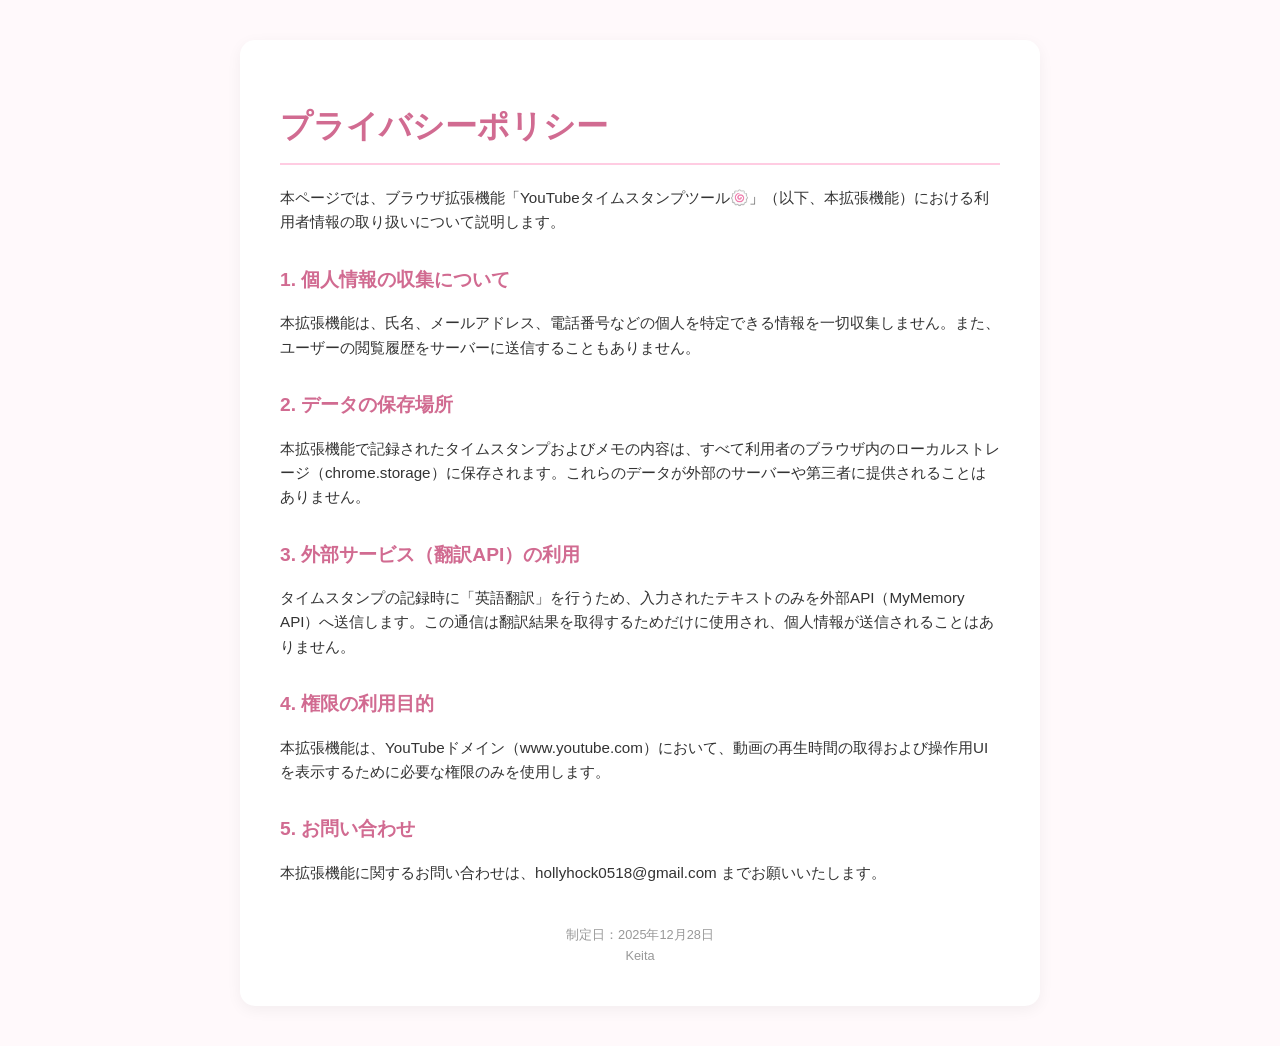
<file: docs/index.html>
<!DOCTYPE html>
<html lang="ja">
<head>
    <meta charset="UTF-8">
    <meta name="viewport" content="width=device-width, initial-scale=1.0">
    <title>プライバシーポリシー | YouTubeタイムスタンプツール🍥</title>
    <style>
        body {
            font-family: 'Helvetica Neue', Arial, sans-serif;
            line-height: 1.6;
            color: #333;
            max-width: 800px;
            margin: 0 auto;
            padding: 40px 20px;
            background-color: #fff9fb;
        }
        .container {
            background: white;
            padding: 40px;
            border-radius: 15px;
            box-shadow: 0 4px 15px rgba(0,0,0,0.05);
        }
        h1 {
            color: #d16b91;
            border-bottom: 2px solid #ffcce2;
            padding-bottom: 10px;
        }
        h2 {
            color: #d16b91;
            margin-top: 30px;
            font-size: 1.2rem;
        }
        p, li {
            font-size: 0.95rem;
        }
        .footer {
            margin-top: 40px;
            font-size: 0.8rem;
            color: #999;
            text-align: center;
        }
    </style>
</head>
<body>
    <div class="container">
        <h1>プライバシーポリシー</h1>
        <p>本ページでは、ブラウザ拡張機能「YouTubeタイムスタンプツール🍥」（以下、本拡張機能）における利用者情報の取り扱いについて説明します。</p>

        <h2>1. 個人情報の収集について</h2>
        <p>本拡張機能は、氏名、メールアドレス、電話番号などの個人を特定できる情報を一切収集しません。また、ユーザーの閲覧履歴をサーバーに送信することもありません。</p>

        <h2>2. データの保存場所</h2>
        <p>本拡張機能で記録されたタイムスタンプおよびメモの内容は、すべて利用者のブラウザ内のローカルストレージ（chrome.storage）に保存されます。これらのデータが外部のサーバーや第三者に提供されることはありません。</p>

        <h2>3. 外部サービス（翻訳API）の利用</h2>
        <p>タイムスタンプの記録時に「英語翻訳」を行うため、入力されたテキストのみを外部API（MyMemory API）へ送信します。この通信は翻訳結果を取得するためだけに使用され、個人情報が送信されることはありません。</p>

        <h2>4. 権限の利用目的</h2>
        <p>本拡張機能は、YouTubeドメイン（www.youtube.com）において、動画の再生時間の取得および操作用UIを表示するために必要な権限のみを使用します。</p>

        <h2>5. お問い合わせ</h2>
        <p>本拡張機能に関するお問い合わせは、hollyhock0518@gmail.com までお願いいたします。</p>

        <div class="footer">
            制定日：2025年12月28日<br>
            Keita
        </div>
    </div>
</body>
</html>
</file>
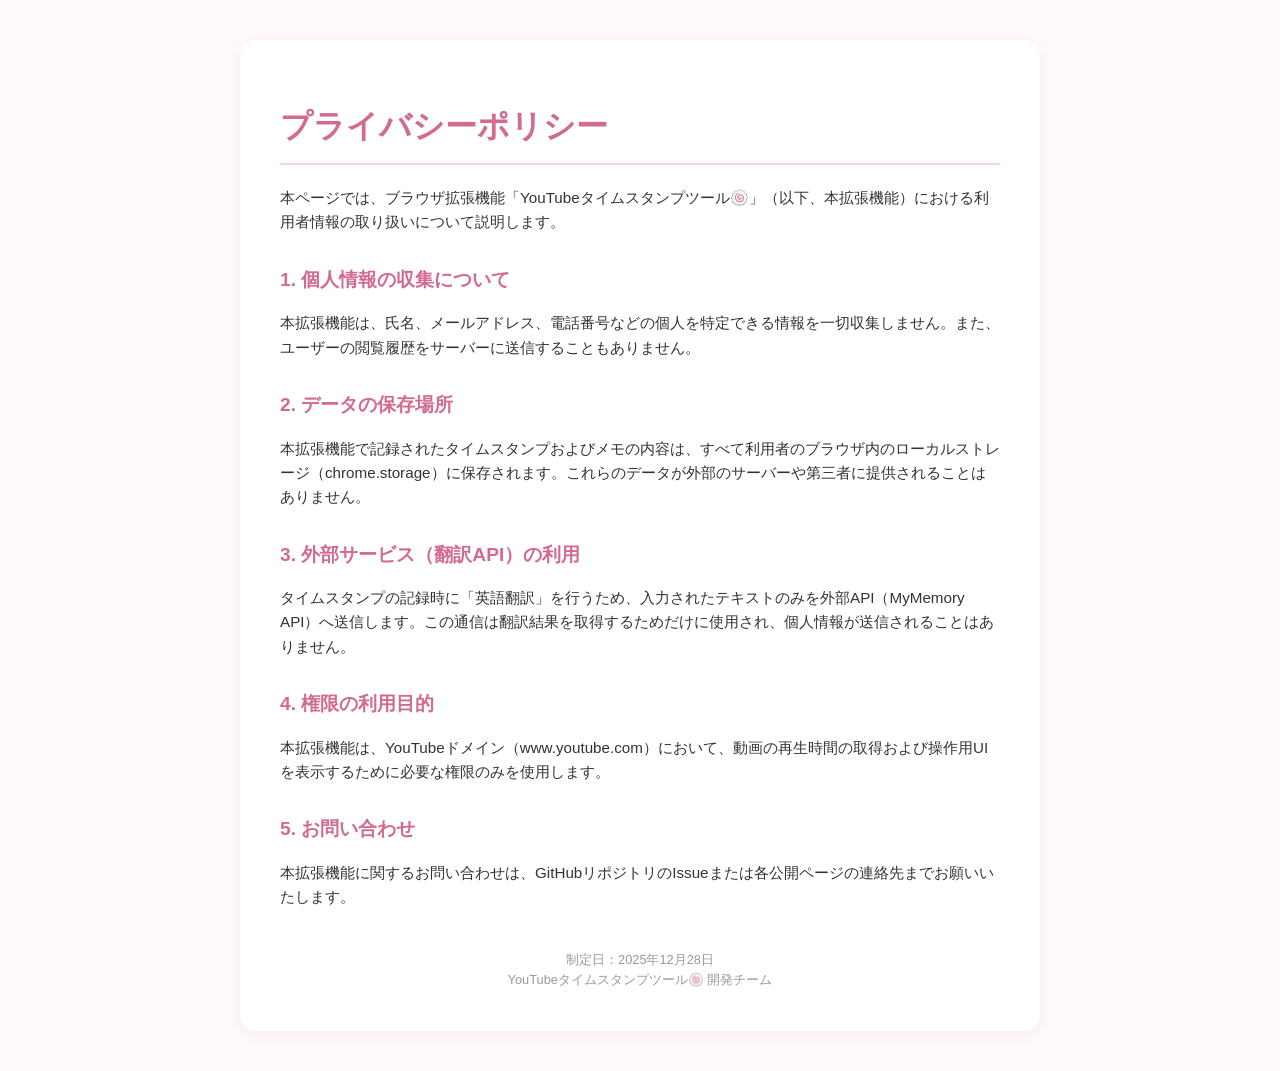
<file: privacy-policy/index.html>
<!DOCTYPE html>
<html lang="ja">
<head>
    <meta charset="UTF-8">
    <meta name="viewport" content="width=device-width, initial-scale=1.0">
    <title>プライバシーポリシー | YouTubeタイムスタンプツール🍥</title>
    <style>
        body {
            font-family: 'Helvetica Neue', Arial, sans-serif;
            line-height: 1.6;
            color: #333;
            max-width: 800px;
            margin: 0 auto;
            padding: 40px 20px;
            background-color: #fff9fb;
        }
        .container {
            background: white;
            padding: 40px;
            border-radius: 15px;
            box-shadow: 0 4px 15px rgba(0,0,0,0.05);
        }
        h1 {
            color: #d16b91;
            border-bottom: 2px solid #ffcce2;
            padding-bottom: 10px;
        }
        h2 {
            color: #d16b91;
            margin-top: 30px;
            font-size: 1.2rem;
        }
        p, li {
            font-size: 0.95rem;
        }
        .footer {
            margin-top: 40px;
            font-size: 0.8rem;
            color: #999;
            text-align: center;
        }
    </style>
</head>
<body>
    <div class="container">
        <h1>プライバシーポリシー</h1>
        <p>本ページでは、ブラウザ拡張機能「YouTubeタイムスタンプツール🍥」（以下、本拡張機能）における利用者情報の取り扱いについて説明します。</p>

        <h2>1. 個人情報の収集について</h2>
        <p>本拡張機能は、氏名、メールアドレス、電話番号などの個人を特定できる情報を一切収集しません。また、ユーザーの閲覧履歴をサーバーに送信することもありません。</p>

        <h2>2. データの保存場所</h2>
        <p>本拡張機能で記録されたタイムスタンプおよびメモの内容は、すべて利用者のブラウザ内のローカルストレージ（chrome.storage）に保存されます。これらのデータが外部のサーバーや第三者に提供されることはありません。</p>

        <h2>3. 外部サービス（翻訳API）の利用</h2>
        <p>タイムスタンプの記録時に「英語翻訳」を行うため、入力されたテキストのみを外部API（MyMemory API）へ送信します。この通信は翻訳結果を取得するためだけに使用され、個人情報が送信されることはありません。</p>

        <h2>4. 権限の利用目的</h2>
        <p>本拡張機能は、YouTubeドメイン（www.youtube.com）において、動画の再生時間の取得および操作用UIを表示するために必要な権限のみを使用します。</p>

        <h2>5. お問い合わせ</h2>
        <p>本拡張機能に関するお問い合わせは、GitHubリポジトリのIssueまたは各公開ページの連絡先までお願いいたします。</p>

        <div class="footer">
            制定日：2025年12月28日<br>
            YouTubeタイムスタンプツール🍥 開発チーム
        </div>
    </div>
</body>
</html>
</file>
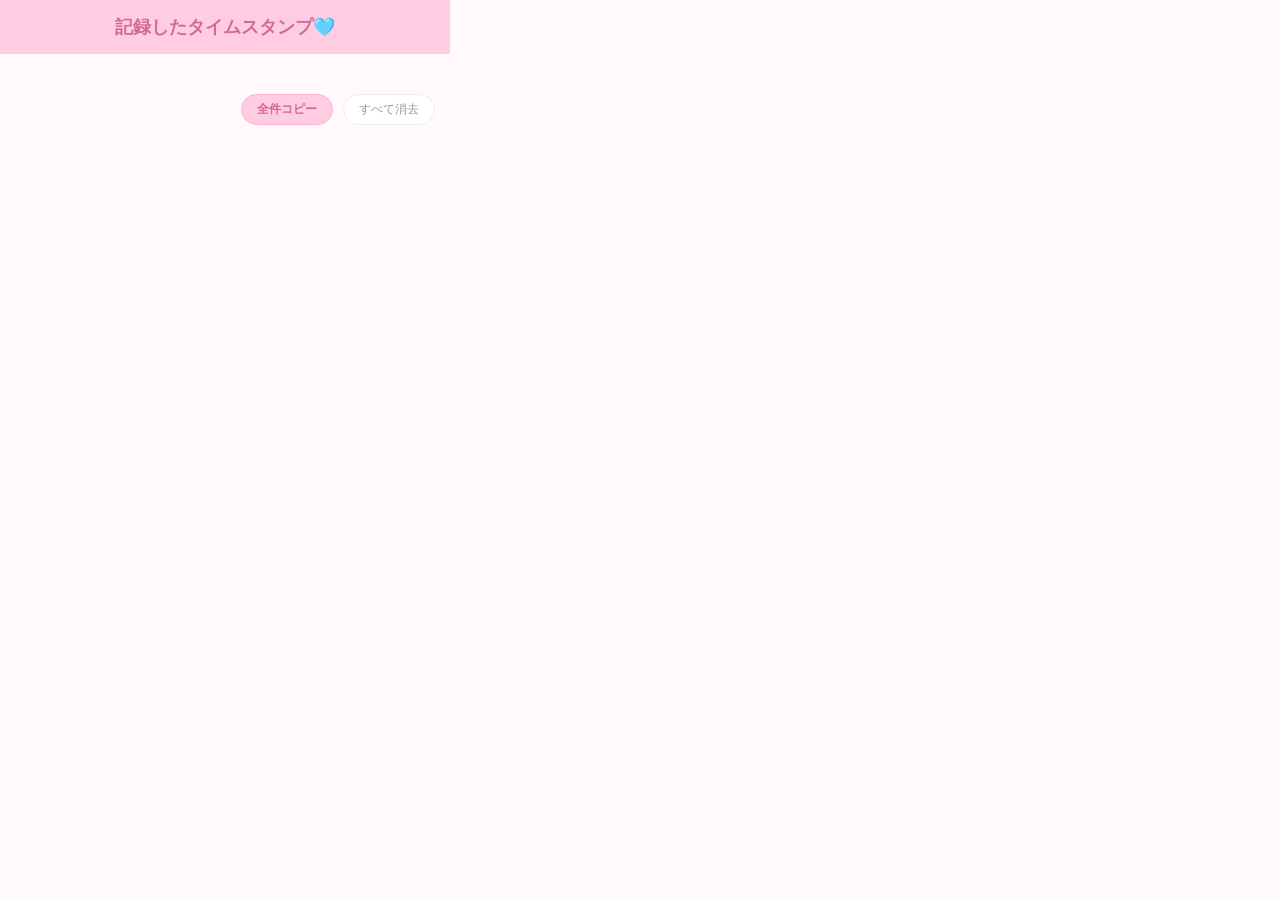
<file: popup.html>
<!DOCTYPE html>
<html lang="ja">
<head>
  <meta charset="UTF-8">
  <link rel="stylesheet" href="popup.css">
</head>
<body>
  <div class="header">
    <h1>記録したタイムスタンプ🩵</h1>
  </div>
  
  <div id="list-container">
    <ul id="timestamp-list"></ul>
  </div>

  <div id="ts-toast">コピーしました！✨</div>

  <div class="footer">
    <button id="copy-all-btn">全件コピー</button>
    <button id="clear-btn">すべて消去</button>
  </div>
  <script src="popup.js"></script>
</body>
</html>
</file>
<file: popup.css>
body {
  width: 450px;
  font-family: 'Helvetica Neue', Arial, sans-serif;
  margin: 0;
  padding: 0;
  background-color: #fff9fb;
  color: #555;
}

.header {
  background-color: #ffcce2;
  padding: 15px;
  display: flex;
  align-items: center;
  justify-content: center;
  gap: 10px;
}

.header h1 {
  font-size: 18px;
  margin: 0;
  color: #d16b91;
}

.footer {
  padding: 10px 15px 15px;
  display: flex;
  justify-content: flex-end;
  gap: 10px;
}

/* リスト部分 */
#list-container {
  max-height: 400px;
  overflow-y: auto;
  padding: 15px;
}

#timestamp-list {
  list-style: none;
  padding: 0;
  margin: 0;
}

#timestamp-list li {
  background: white;
  border: 1px solid #ffebf2;
  border-radius: 10px;
  padding: 12px;
  margin-bottom: 10px;
  font-size: 14px;
  color: #444;
  box-shadow: 0 2px 4px rgba(255, 182, 193, 0.1);
  transition: all 0.2s;
}

#timestamp-list li:hover {
  background: #fffafa;
  border-color: #ffcce2;
}

#timestamp-list li b {
  color: #ff69b4;
  background: #fff0f5;
  padding: 2px 6px;
  border-radius: 5px;
  margin-right: 8px;
}

/* 通知（トースト） */
#ts-toast {
  position: fixed;
  bottom: 60px;
  left: 50%;
  transform: translateX(-50%);
  background-color: #d16b91;
  color: white;
  padding: 8px 20px;
  border-radius: 20px;
  font-size: 12px;
  opacity: 0;
  transition: all 0.3s;
  pointer-events: none;
  z-index: 1000;
}

#ts-toast.show {
  opacity: 1;
  bottom: 80px;
}

/* すべて削除ボタン */
#copy-all-btn {
  background-color: #ffcce2; /* ピンク */
  color: #d16b91;
  border: 1px solid #ffb3d1;
  padding: 6px 15px;
  border-radius: 20px;
  cursor: pointer;
  font-weight: bold;
  font-size: 12px;
  transition: all 0.3s;
}

#copy-all-btn:hover {
  background-color: #ffb3d1;
  color: white;
}

/* クリアボタン */
#clear-btn {
  background-color: #ffffff; /* 白地 */
  color: #999;
  border: 1px solid #eee;
  padding: 6px 15px;
  border-radius: 20px;
  cursor: pointer;
  font-size: 12px;
  transition: all 0.3s;
}

#clear-btn:hover {
  background-color: #ffefef;
  color: #ff4d4d;
  border-color: #ffcccc;
}
</file>
